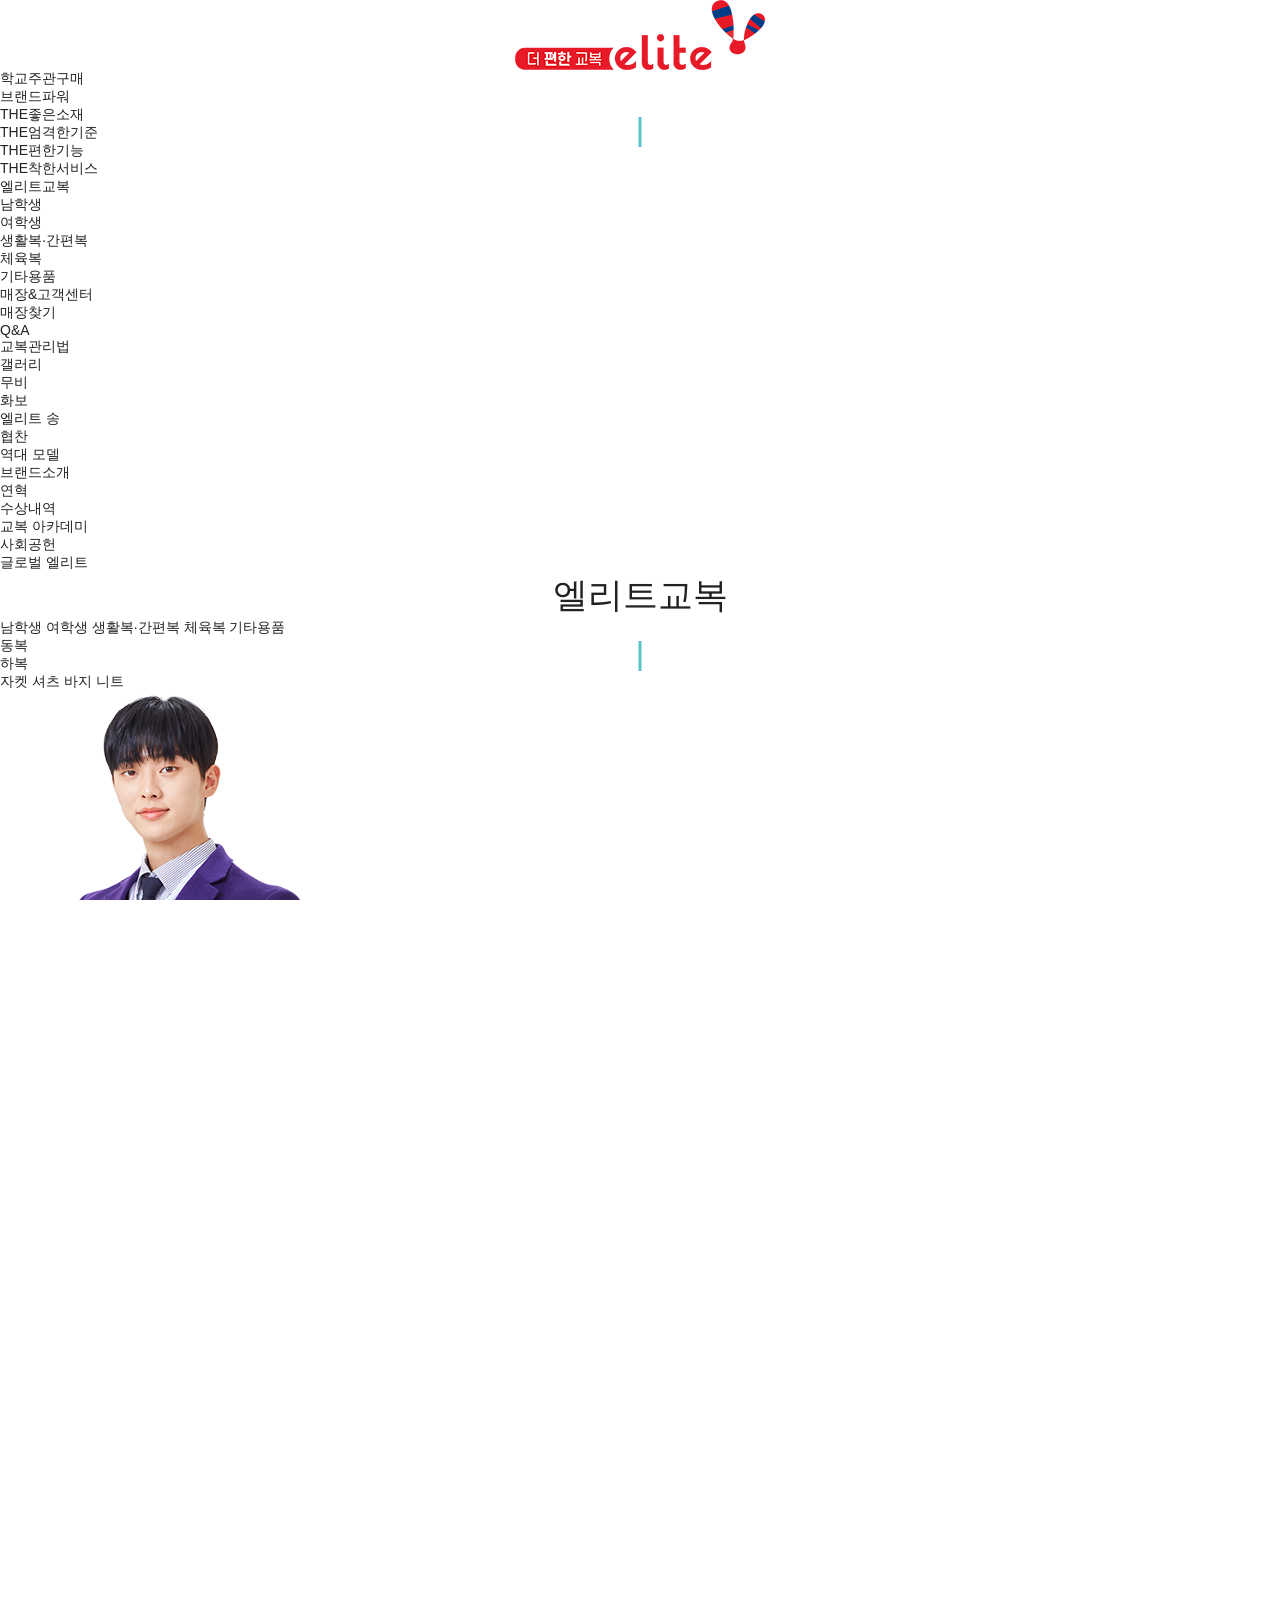
<file: boy_dong.html>
<!DOCTYPE html>
<html lang="ko">
<head>
    <meta charset="UTF-8">
    <meta name="viewport" content="width=device-width, initial-scale=1.0">
    <title>더 편한 교복! 엘리트학생복</title>
    <meta name="description" content="더 편한 교복! 엘리트학생복, 교복 스타일, 제품 강점, 매장소개, 이벤트">
    <meta property="og:title" content="더 편한 교복! 엘리트학생복">
    <meta property="og:description" content="더 편한 교복! 엘리트학생복, 교복 스타일, 제품 강점, 매장소개, 이벤트">

    <script src="js/lib/jquery-1.12.4.min.js"></script>
    <script src="js/lib/slick.min.js"></script>
    <script src="js/mynewelite.js"></script>

    <link rel="stylesheet" href="css/reset.css">
    <link rel="stylesheet" href="css/style.css">
</head>
<body>
    <header id="header" class="header">
        <div class="header-inner">
          <h1 class="logo"><a href="#"><img src="img/logo.png" alt="엘리트학생복"></a></h1>
    
          <nav class="nav clear">
            <ul class="gnb">
              <li>
                <a href="#" class="gnbBtn">학교주관구매</a>
                  <ul class="sub">
                    <li><a href="#">브랜드파워</a></li>
                    <li><a href="#">THE좋은소재</a></li>
                    <li><a href="#">THE엄격한기준</a></li>
                    <li><a href="#">THE편한기능</a></li>
                    <li><a href="#">THE착한서비스</a></li>
                  </ul>
              </li>
              <li>
                <a href="#" class="gnbBtn">엘리트교복</a>
                  <ul class="sub">
                    <li><a href="#">남학생</a></li>
                    <li><a href="#">여학생</a></li>
                    <li><a href="#">생활복·간편복</a></li>
                    <li><a href="#">체육복</a></li>
                    <li><a href="#">기타용품</a></li>
                  </ul>
              </li>
              <li>
                <a href="#" class="gnbBtn">매장&amp;고객센터</a>
                  <ul class="sub">
                    <li><a href="#">매장찾기</a></li>
                    <li><a href="#">Q&amp;A</a></li>
                    <li><a href="#">교복관리법</a></li>
                  </ul>
              </li>
              <li>
                <a href="#" class="gnbBtn">갤러리</a>
                  <ul class="sub">
                    <li><a href="#">무비</a></li>
                    <li><a href="#">화보</a></li>
                    <li><a href="#">엘리트 송</a></li>
                    <li><a href="#">협찬</a></li>
                    <li><a href="#">역대 모델</a></li>
                  </ul>
              </li>
              <li>
                <a href="#" class="gnbBtn">브랜드소개</a>
                  <ul class="sub">
                    <li><a href="#">연혁</a></li>
                    <li><a href="#">수상내역</a></li>
                    <li><a href="#">교복 아카데미</a></li>
                    <li><a href="#">사회공헌</a></li>
                    <li><a href="#">글로벌 엘리트</a></li>
                  </ul>
              </li>
            </ul>
    
            <div class="navsub_bg"></div>
          </nav>
        </div>
    </header>



    <main class="main">
        <div class="mainLocation">
            <h1>엘리트교복</h1>
            <a href="boy_dong.html" target="_self" class="mLBtn click">남학생</a>
            <a href="girl.html" target="_self" class="mLBtn">여학생</a>
            <a href="#" class="mLBtn">생활복·간편복</a>
            <a href="#" class="mLBtn">체육복</a>
            <a href="#" class="mLBtn">기타용품</a>
        </div>

        <section class="content">
            <div class="content-inner">

    
                <div class="MainfitBtn">
                  <ul>
                      <li><a href="boy_dong.html" target="_self" class="now">동복</a></li>
                      <li><a href="boy_ha.html" target="_self">하복</a></li>
                  </ul>
                </div>
    
                <div class="fitBtn-wrap">
                  <a href="#" class="fitBtn Nowon">자켓</a>
                  <a href="#" class="fitBtn">셔츠</a>
                  <a href="#" class="fitBtn">바지</a>
                  <a href="#" class="fitBtn">니트</a>
                </div>
                
                <div class="fit-content clear">
                    <div class="modelBox">
                      <img src="img/sub1_2_people.png" alt="남학생 동복" class="model">
                    </div>
                    <div class="modelDetail">
                      <ul class="modelTabBtn">
                        <li><a href="javascript:" class="tabBtn on">젠트라</a></li>
                        <li><a href="javascript:" class="tabBtn">리얼스판</a></li>
                        <li><a href="javascript:" class="tabBtn">방열자켓</a></li>
                        <li><a href="javascript:" class="tabBtn">정전기 방지 스판 안감</a></li>
                        <li><a href="javascript:" class="tabBtn">매직 소매</a></li>
                        <li><a href="javascript:" class="tabBtn">단추 키퍼</a></li>
                        <li><a href="javascript:" class="tabBtn">입술 포켓</a></li>
                        <li><a href="javascript:" class="tabBtn">이름표 라벨</a></li>
                      </ul>
    
                      <div class="detailVew">
                        <ul>
                            <li class="view">
                                <div class="fabricDocu">
                                    <h4>젠트라</h4>
                                    <span>형태 안정성과 염색성이 뛰어나 언제나 예쁜 교복</span>
                                </div>
                                <div class="fabricImg">
                                    <img src="img/zentra.png" alt="젠트라">
                                </div>
                                <small>* 일부 항목 제외</small>
                            </li>
                            <li>
                                <div class="fabricDocu">
                                    <h4>리얼스판</h4>
                                    <span>
                                        국내 최초! 교복 전 품복에 스판덱스 원사를 사용해<br>
                                        처음 입은 상태를 유지하는 복원력과 뛰어난 신축력으로<br>
                                        어떤 활동도 자유롭고 편안하게 해주는 교복 최적의 원단.
                                    </span>
                                </div>
                                <div class="fabricImg">
                                    <img src="img/realspan.png" alt="리얼스판">
                                </div>
                                <small>* 일부 항목 제외</small>
                            </li>
                            <li>
                                <div class="fabricDocu">
                                    <h4>방열자켓</h4>
                                    <span>
                                        체온을 따뜻하게 유지시켜주고 불필요한 습기 배출로<br>
                                        쾌적함도 완벽한 엘리트 특급 방열!
                                    </span>
                                </div>
                                <div class="fabricImg">
                                    <img src="img/방열자켓.png" alt="방열자켓">
                                </div>
                                <small>* 일부 항목 제외</small>
                            </li>
                            <li>
                                <div class="fabricDocu">
                                    <h4>정전기 방지 스판안감</h4>
                                    <span>
                                        전 제품에 스판소재 안감을 사용해 착용감이 우수하며 <br>
                                        정전기 분산 및 방지 효과에 탁월한 '도전사'가 함유되어<br>
                                        교복 원단의 기준을 높였다!
                                    </span>
                                </div>
                                <div class="fabricImg">
                                    <img src="img/정전기방지스판안감.png" alt="정전기 방지 스판안감">
                                </div>
                                <small>* 일부 항목 제외</small>
                            </li>
                            <li>
                                <div class="fabricDocu">
                                    <h4>매직소매</h4>
                                    <span>
                                        숨겨진 소매가 최대 5cm까지 늘어나는 엘리트만의 특허 기술 <br>
                                        집에서 손 쉽게 늘일 수 있는 매직 소매
                                    </span>
                                </div>
                                <div class="fabricImg">
                                    <img src="img/매직소매.png" alt="매직소매">
                                </div>
                                <small>* 일부 항목 제외</small>
                            </li>
                            <li>
                                <div class="fabricDocu">
                                    <h4>단추키퍼</h4>
                                    <span>
                                        아무도 모르게 풀려 없어진 단추는 이제 그만! <br>
                                        자켓 안쪽 안심 속 단추로 단단하게 잡아주어<br>
                                        앞 단추 풀림 걱정 없는 세심 포인트
                                    </span>
                                </div>
                                <div class="fabricImg">
                                    <img src="img/단추키퍼.png" alt="단추키퍼">
                                </div>
                                <small>* 일부 항목 제외</small>
                            </li>
                            <li>
                                <div class="fabricDocu">
                                    <h4>입술포켓</h4>
                                    <span>
                                        자켓 안쪽의 입술라인의 포켓으로 <br>
                                        중요한 물건이나 이름표를 잃어버릴 걱정은 NO!
                                    </span>
                                </div>
                                <div class="fabricImg">
                                    <img src="img/입술포켓.png" alt="입술포켓">
                                </div>
                                <small>* 일부 항목 제외</small>
                            </li>
                            <li>
                                <div class="fabricDocu">
                                    <h4>이름표라벨</h4>
                                    <span>
                                        제품 안쪽에 부착된 이름표 라벨로 <br>
                                        친구들 교복과 헷갈리지 않아 안심!
                                    </span>
                                </div>
                                <div class="fabricImg">
                                    <img src="img/이름표라벨.png" alt="이름표라벨">
                                </div>
                                <small>* 일부 항목 제외</small>
                            </li>
                        </ul>
                      </div>
                    </div>
                </div>
            </div>
        </section>
    </main>


</body>
</html>
</file>
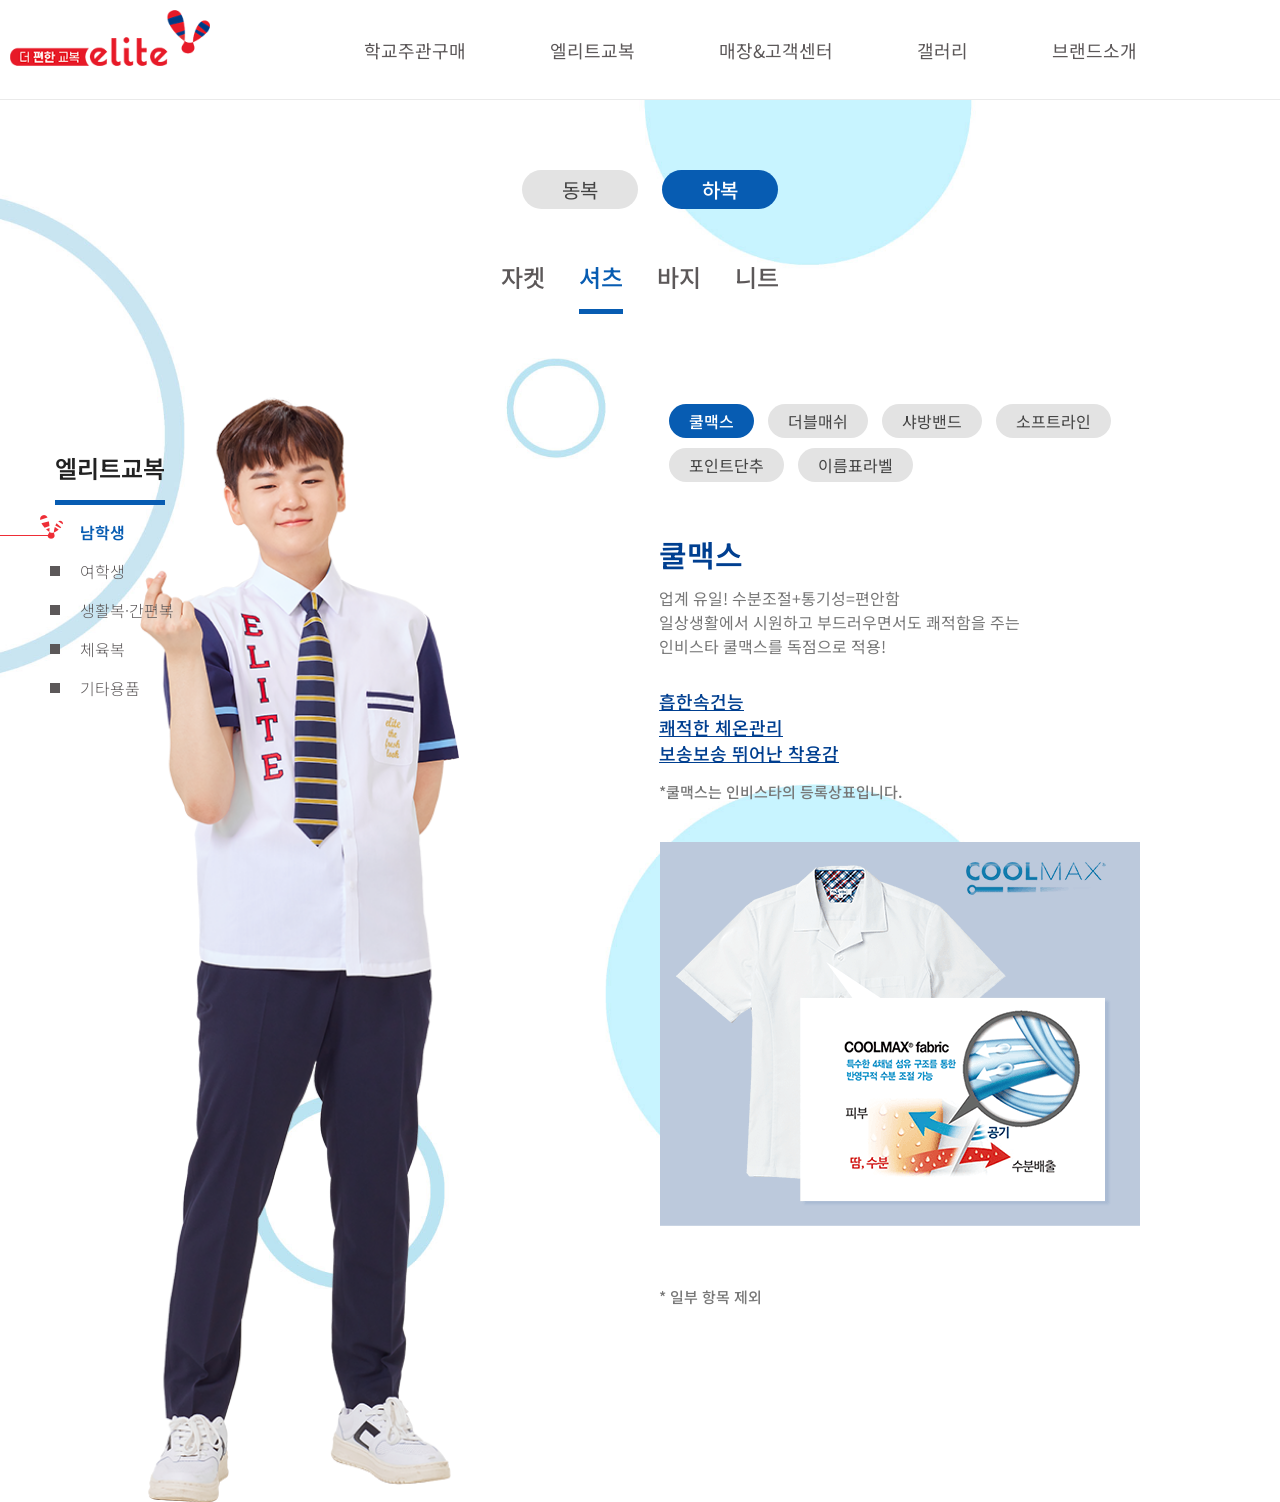
<file: boy_ha.html>
<!DOCTYPE html>
<html lang="ko">
<head>
    <meta charset="UTF-8">
    <meta name="viewport" content="width=device-width, initial-scale=1.0">
    <title>더 편한 교복! 엘리트학생복</title>
    <meta name="description" content="더 편한 교복! 엘리트학생복, 교복 스타일, 제품 강점, 매장소개, 이벤트">
    <meta property="og:title" content="더 편한 교복! 엘리트학생복">
    <meta property="og:description" content="더 편한 교복! 엘리트학생복, 교복 스타일, 제품 강점, 매장소개, 이벤트">

    <script src="js/lib/jquery-1.12.4.min.js"></script>
    <script src="js/lib/slick.min.js"></script>
    <script src="js/mynewelite.js"></script>

    <link rel="stylesheet" href="css/reset.css">
    <link rel="stylesheet" href="css/style_1.css">
</head>
<body>
    <header id="header" class="header">
        <div class="header-inner">
          <h1 class="logo"><a href="#"><img src="img/logo.png" alt="엘리트학생복"></a></h1>
    
          <nav class="nav clear">
            <ul class="gnb">
              <li>
                <a href="#" class="gnbBtn">학교주관구매</a>
                  <ul class="sub">
                    <li><a href="#">브랜드파워</a></li>
                    <li><a href="#">THE좋은소재</a></li>
                    <li><a href="#">THE엄격한기준</a></li>
                    <li><a href="#">THE편한기능</a></li>
                    <li><a href="#">THE착한서비스</a></li>
                  </ul>
              </li>
              <li>
                <a href="#" class="gnbBtn">엘리트교복</a>
                  <ul class="sub">
                    <li><a href="#">남학생</a></li>
                    <li><a href="#">여학생</a></li>
                    <li><a href="#">생활복·간편복</a></li>
                    <li><a href="#">체육복</a></li>
                    <li><a href="#">기타용품</a></li>
                  </ul>
              </li>
              <li>
                <a href="#" class="gnbBtn">매장&amp;고객센터</a>
                  <ul class="sub">
                    <li><a href="#">매장찾기</a></li>
                    <li><a href="#">Q&amp;A</a></li>
                    <li><a href="#">교복관리법</a></li>
                  </ul>
              </li>
              <li>
                <a href="#" class="gnbBtn">갤러리</a>
                  <ul class="sub">
                    <li><a href="#">무비</a></li>
                    <li><a href="#">화보</a></li>
                    <li><a href="#">엘리트 송</a></li>
                    <li><a href="#">협찬</a></li>
                    <li><a href="#">역대 모델</a></li>
                  </ul>
              </li>
              <li>
                <a href="#" class="gnbBtn">브랜드소개</a>
                  <ul class="sub">
                    <li><a href="#">연혁</a></li>
                    <li><a href="#">수상내역</a></li>
                    <li><a href="#">교복 아카데미</a></li>
                    <li><a href="#">사회공헌</a></li>
                    <li><a href="#">글로벌 엘리트</a></li>
                  </ul>
              </li>
            </ul>
    
            <div class="navsub_bg"></div>
          </nav>
        </div>
    </header>

    <main class="main">
      <div class="mainLocation">
          <h1>엘리트교복</h1>
          <a href="boy_dong.html" target="_self" class="mLBtn click">남학생</a>
          <a href="girl.html" target="_self" class="mLBtn">여학생</a>
          <a href="#" class="mLBtn">생활복·간편복</a>
          <a href="#" class="mLBtn">체육복</a>
          <a href="#" class="mLBtn">기타용품</a>
      </div>

      <section class="content">
          <div class="content-inner">

  
              <div class="MainfitBtn">
                <ul>
                    <li><a href="boy_dong.html" target="_self">동복</a></li>
                    <li><a href="boy_ha.html" target="_self" class="now">하복</a></li>
                </ul>
              </div>
  
              <div class="fitBtn-wrap">
                <a href="#" class="fitBtn">자켓</a>
                <a href="#" class="fitBtn Nowon">셔츠</a>
                <a href="#" class="fitBtn">바지</a>
                <a href="#" class="fitBtn">니트</a>
              </div>
              
              <div class="fit-content clear">
                  <div class="modelBox">
                    <img src="img/sub1_4_people.png" alt="남학생 하복" class="model">
                  </div>
                  <div class="modelDetail">
                    <ul class="modelTabBtn">
                      <li><a href="javascript:" class="tabBtn on">쿨맥스</a></li>
                      <li><a href="javascript:" class="tabBtn">더블매쉬</a></li>
                      <li><a href="javascript:" class="tabBtn">샤방밴드</a></li>
                      <li><a href="javascript:" class="tabBtn">소프트라인</a></li>
                      <li><a href="javascript:" class="tabBtn">포인트단추</a></li>
                      <li><a href="javascript:" class="tabBtn">이름표라벨</a></li>
                    </ul>
  
                    <div class="detailVew">
                      <ul>
                          <li class="view">
                              <div class="fabricDocu">
                                  <h4>쿨맥스</h4>
                                  <span>
                                    업계 유일! 수분조절+통기성=편안함<br>
                                    일상생활에서 시원하고 부드러우면서도 쾌적함을 주는 <br>
                                    인비스타 쿨맥스를 독점으로 적용!
                                  </span>
                                  <h6>
                                    흡한속건능<br>
                                    쾌적한 체온관리<br>
                                    보송보송 뛰어난 착용감
                                  </h6>
                                  <small>*쿨맥스는 인비스타의 등록상표입니다.</small>
                              </div>
                              <div class="fabricImg">
                                  <img src="img/쿨맥스.png" alt="쿨맥스">
                              </div>
                              <small>* 일부 항목 제외</small>
                          </li>
                          <li>
                              <div class="fabricDocu">
                                  <h4>더블매쉬</h4>
                                  <span>
                                      뛰어난 통기성의 등판 쿨패치와<br>
                                      2겹으로 업그레이드 된 겨드랑이 땀패드로<br>
                                      땀 흡수력을 높여 쾌적함 UP!
                                  </span>
                              </div>
                              <div class="fabricImg">
                                  <img src="img/더블매쉬.png" alt="더블매쉬">
                              </div>
                              <small>* 일부 항목 제외</small>
                          </li>
                          <li>
                              <div class="fabricDocu">
                                  <h4>샤방밴드</h4>
                                  <span>
                                      쉽게 때가 타는 목과 소매 부분에 감각적인<br>
                                      체크 패턴의 천을 덧대 얼룩은 물론 디테일까지 완전정복!
                                  </span>
                              </div>
                              <div class="fabricImg">
                                  <img src="img/샤방밴드.png" alt="샤방밴드">
                              </div>
                              <small>* 일부 항목 제외</small>
                          </li>
                          <li>
                              <div class="fabricDocu">
                                  <h4>소프트라인</h4>
                                  <span>
                                      안감 바느질 부분을 부드러운 해리테잎으로 처리! <br>
                                      피부 마찰은 줄이고, 울퉁불퉁 봉제선을 없애 실루엣까지 보정!
                                  </span>
                              </div>
                              <div class="fabricImg">
                                  <img src="img/소프트라인.png" alt="소프트라인">
                              </div>
                              <small>* 일부 항목 제외</small>
                          </li>
                          <li>
                              <div class="fabricDocu">
                                  <h4>포인트단추</h4>
                                  <span>
                                      센스가 돋보이는 포인트 컬러 단추로 스타일을 깔끔하게 마무리!
                                  </span>
                              </div>
                              <div class="fabricImg">
                                  <img src="img/포인트 단추.png" alt="포인트 단추">
                              </div>
                              <small>* 일부 항목 제외</small>
                          </li>
                          <li>
                              <div class="fabricDocu">
                                  <h4>이름표라벨</h4>
                                  <span>
                                      제품 안쪽에 부착된 이름표 라벨로 <br>
                                      친구들 교복과 헷갈리지 않아 안심!
                                  </span>
                              </div>
                              <div class="fabricImg">
                                  <img src="img/이름표라벨.png" alt="이름표라벨">
                              </div>
                              <small>* 일부 항목 제외</small>
                          </li>
                      </ul>
                    </div>
                  </div>
              </div>
          </div>
      </section>
  </main>
</body>
</html>
</file>
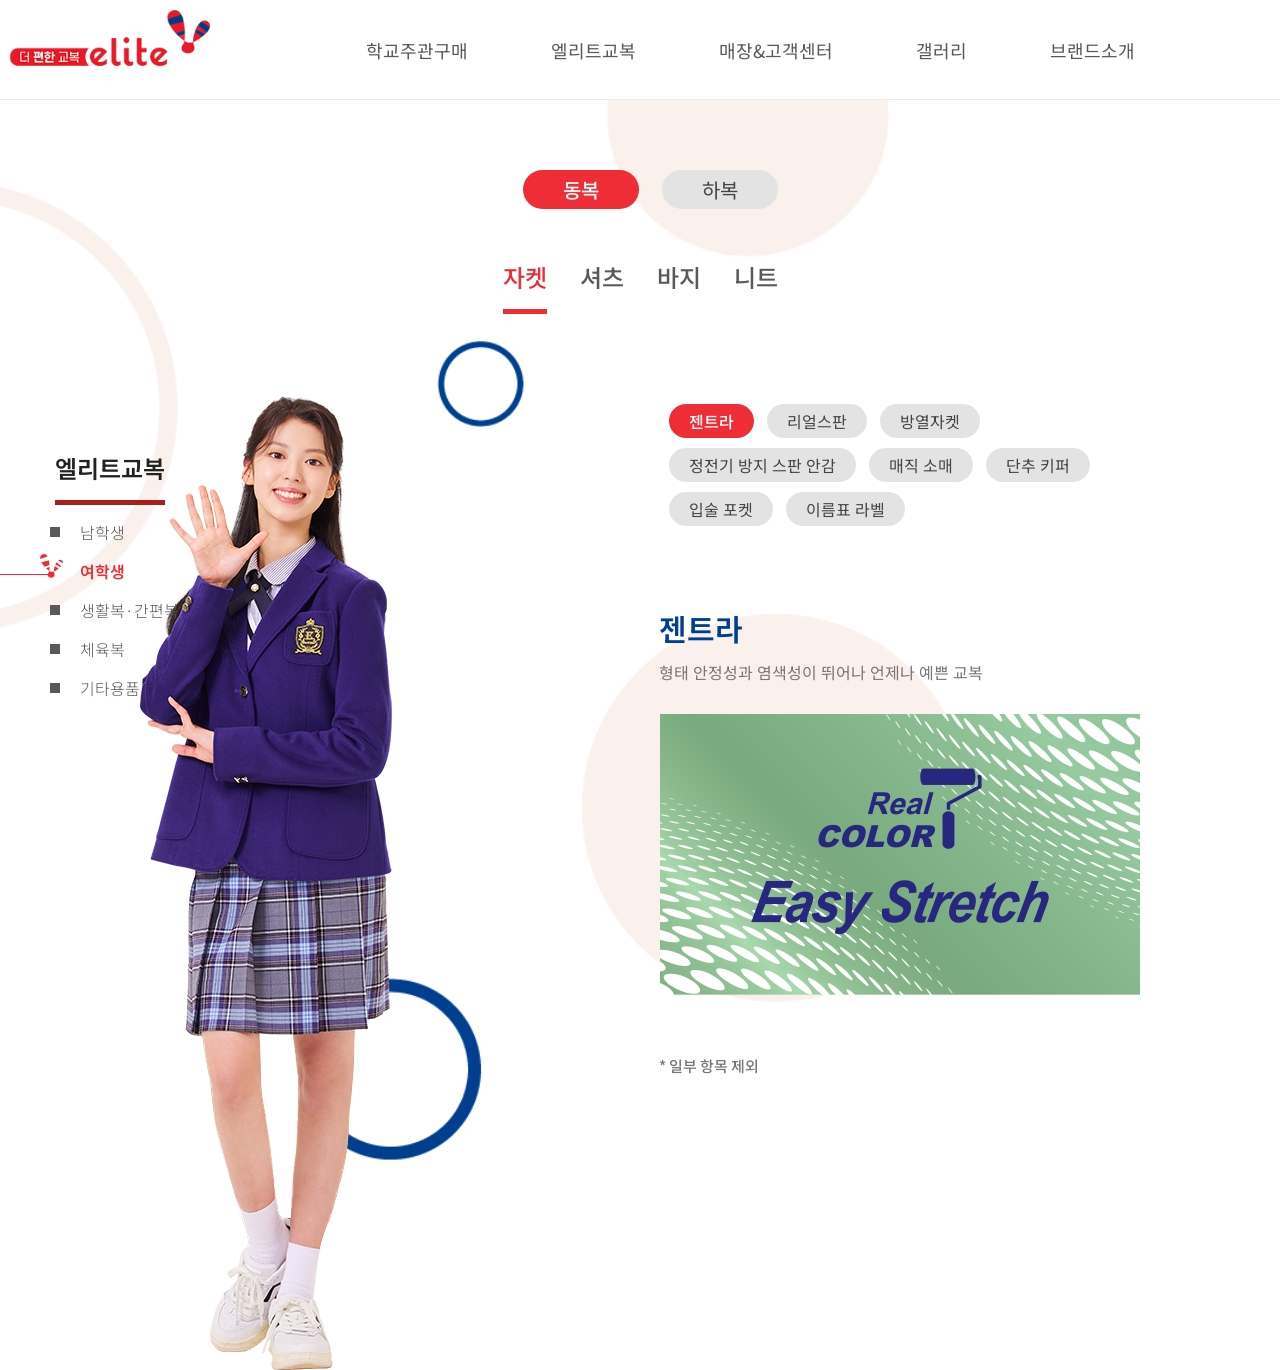
<file: girl.html>
<!DOCTYPE html>
<html lang="en">
<head>
    <meta charset="UTF-8">
    <meta name="viewport" content="width=device-width, initial-scale=1.0">
    <title>더 편한 교복! 엘리트학생복</title>
    <meta name="description" content="더 편한 교복! 엘리트학생복, 교복 스타일, 제품 강점, 매장소개, 이벤트">
    <meta property="og:title" content="더 편한 교복! 엘리트학생복">
    <meta property="og:description" content="더 편한 교복! 엘리트학생복, 교복 스타일, 제품 강점, 매장소개, 이벤트">

    <script src="js/lib/jquery-1.12.4.min.js"></script>
    <script src="js/lib/slick.min.js"></script>
    <script src="js/mynewelite.js"></script>

    <link rel="stylesheet" href="css/reset.css">
    <link rel="stylesheet" href="css/style_2.css">
</head>
<body>
    <header id="header" class="header">
        <div class="header-inner">
          <h1 class="logo"><a href="#"><img src="img/logo.png" alt="엘리트학생복"></a></h1>
    
          <nav class="nav clear">
            <ul class="gnb">
              <li>
                <a href="#" class="gnbBtn">학교주관구매</a>
                  <ul class="sub">
                    <li><a href="#">브랜드파워</a></li>
                    <li><a href="#">THE좋은소재</a></li>
                    <li><a href="#">THE엄격한기준</a></li>
                    <li><a href="#">THE편한기능</a></li>
                    <li><a href="#">THE착한서비스</a></li>
                  </ul>
              </li>
              <li>
                <a href="#" class="gnbBtn">엘리트교복</a>
                  <ul class="sub">
                    <li><a href="#">남학생</a></li>
                    <li><a href="#">여학생</a></li>
                    <li><a href="#">생활복·간편복</a></li>
                    <li><a href="#">체육복</a></li>
                    <li><a href="#">기타용품</a></li>
                  </ul>
              </li>
              <li>
                <a href="#" class="gnbBtn">매장&amp;고객센터</a>
                  <ul class="sub">
                    <li><a href="#">매장찾기</a></li>
                    <li><a href="#">Q&amp;A</a></li>
                    <li><a href="#">교복관리법</a></li>
                  </ul>
              </li>
              <li>
                <a href="#" class="gnbBtn">갤러리</a>
                  <ul class="sub">
                    <li><a href="#">무비</a></li>
                    <li><a href="#">화보</a></li>
                    <li><a href="#">엘리트 송</a></li>
                    <li><a href="#">협찬</a></li>
                    <li><a href="#">역대 모델</a></li>
                  </ul>
              </li>
              <li>
                <a href="#" class="gnbBtn">브랜드소개</a>
                  <ul class="sub">
                    <li><a href="#">연혁</a></li>
                    <li><a href="#">수상내역</a></li>
                    <li><a href="#">교복 아카데미</a></li>
                    <li><a href="#">사회공헌</a></li>
                    <li><a href="#">글로벌 엘리트</a></li>
                  </ul>
              </li>
            </ul>
    
            <div class="navsub_bg"></div>
          </nav>
        </div>
    </header>

    <main class="main">
        <div class="mainLocation">
            <h1>엘리트교복</h1>
            <a href="boy_dong.html" target="_self" class="mLBtn">남학생</a>
            <a href="girl.html" target="_self" class="mLBtn click">여학생</a>
            <a href="#" class="mLBtn">생활복·간편복</a>
            <a href="#" class="mLBtn">체육복</a>
            <a href="#" class="mLBtn">기타용품</a>
        </div>

        <section class="content">
            <div class="content-inner">

    
                <div class="MainfitBtn">
                  <ul>
                      <li><a href="girl.html" target="_self" class="now">동복</a></li>
                      <li><a href="girl_ha.html" target="_self">하복</a></li>
                  </ul>
                </div>
    
                <div class="fitBtn-wrap">
                  <a href="#" class="fitBtn Nowon">자켓</a>
                  <a href="#" class="fitBtn">셔츠</a>
                  <a href="#" class="fitBtn">바지</a>
                  <a href="#" class="fitBtn">니트</a>
                </div>
                
                <div class="fit-content clear">
                    <div class="modelBox">
                      <img src="img/sub1_5_people.png" alt="여학생 동복" class="model">
                    </div>
                    <div class="modelDetail">
                      <ul class="modelTabBtn">
                        <li><a href="javascript:" class="tabBtn on">젠트라</a></li>
                        <li><a href="javascript:" class="tabBtn">리얼스판</a></li>
                        <li><a href="javascript:" class="tabBtn">방열자켓</a></li>
                        <li><a href="javascript:" class="tabBtn">정전기 방지 스판 안감</a></li>
                        <li><a href="javascript:" class="tabBtn">매직 소매</a></li>
                        <li><a href="javascript:" class="tabBtn">단추 키퍼</a></li>
                        <li><a href="javascript:" class="tabBtn">입술 포켓</a></li>
                        <li><a href="javascript:" class="tabBtn">이름표 라벨</a></li>
                      </ul>
    
                      <div class="detailVew">
                        <ul>
                            <li class="view">
                                <div class="fabricDocu">
                                    <h4>젠트라</h4>
                                    <span>형태 안정성과 염색성이 뛰어나 언제나 예쁜 교복</span>
                                </div>
                                <div class="fabricImg">
                                    <img src="img/zentra.png" alt="젠트라">
                                </div>
                                <small>* 일부 항목 제외</small>
                            </li>
                            <li>
                                <div class="fabricDocu">
                                    <h4>리얼스판</h4>
                                    <span>
                                        국내 최초! 교복 전 품복에 스판덱스 원사를 사용해<br>
                                        처음 입은 상태를 유지하는 복원력과 뛰어난 신축력으로<br>
                                        어떤 활동도 자유롭고 편안하게 해주는 교복 최적의 원단.
                                    </span>
                                </div>
                                <div class="fabricImg">
                                    <img src="img/realspan.png" alt="리얼스판">
                                </div>
                                <small>* 일부 항목 제외</small>
                            </li>
                            <li>
                                <div class="fabricDocu">
                                    <h4>방열자켓</h4>
                                    <span>
                                        체온을 따뜻하게 유지시켜주고 불필요한 습기 배출로<br>
                                        쾌적함도 완벽한 엘리트 특급 방열!
                                    </span>
                                </div>
                                <div class="fabricImg">
                                    <img src="img/방열자켓.png" alt="방열자켓">
                                </div>
                                <small>* 일부 항목 제외</small>
                            </li>
                            <li>
                                <div class="fabricDocu">
                                    <h4>정전기 방지 스판안감</h4>
                                    <span>
                                        전 제품에 스판소재 안감을 사용해 착용감이 우수하며 <br>
                                        정전기 분산 및 방지 효과에 탁월한 '도전사'가 함유되어<br>
                                        교복 원단의 기준을 높였다!
                                    </span>
                                </div>
                                <div class="fabricImg">
                                    <img src="img/정전기방지스판안감.png" alt="정전기 방지 스판안감">
                                </div>
                                <small>* 일부 항목 제외</small>
                            </li>
                            <li>
                                <div class="fabricDocu">
                                    <h4>매직소매</h4>
                                    <span>
                                        숨겨진 소매가 최대 5cm까지 늘어나는 엘리트만의 특허 기술 <br>
                                        집에서 손 쉽게 늘일 수 있는 매직 소매
                                    </span>
                                </div>
                                <div class="fabricImg">
                                    <img src="img/매직소매.png" alt="매직소매">
                                </div>
                                <small>* 일부 항목 제외</small>
                            </li>
                            <li>
                                <div class="fabricDocu">
                                    <h4>단추키퍼</h4>
                                    <span>
                                        아무도 모르게 풀려 없어진 단추는 이제 그만! <br>
                                        자켓 안쪽 안심 속 단추로 단단하게 잡아주어<br>
                                        앞 단추 풀림 걱정 없는 세심 포인트
                                    </span>
                                </div>
                                <div class="fabricImg">
                                    <img src="img/단추키퍼.png" alt="단추키퍼">
                                </div>
                                <small>* 일부 항목 제외</small>
                            </li>
                            <li>
                                <div class="fabricDocu">
                                    <h4>입술포켓</h4>
                                    <span>
                                        자켓 안쪽의 입술라인의 포켓으로 <br>
                                        중요한 물건이나 이름표를 잃어버릴 걱정은 NO!
                                    </span>
                                </div>
                                <div class="fabricImg">
                                    <img src="img/입술포켓.png" alt="입술포켓">
                                </div>
                                <small>* 일부 항목 제외</small>
                            </li>
                            <li>
                                <div class="fabricDocu">
                                    <h4>이름표라벨</h4>
                                    <span>
                                        제품 안쪽에 부착된 이름표 라벨로 <br>
                                        친구들 교복과 헷갈리지 않아 안심!
                                    </span>
                                </div>
                                <div class="fabricImg">
                                    <img src="img/이름표라벨.png" alt="이름표라벨">
                                </div>
                                <small>* 일부 항목 제외</small>
                            </li>
                        </ul>
                      </div>
                    </div>
                </div>
            </div>
        </section>
    </main>

</body>
</html>
</file>
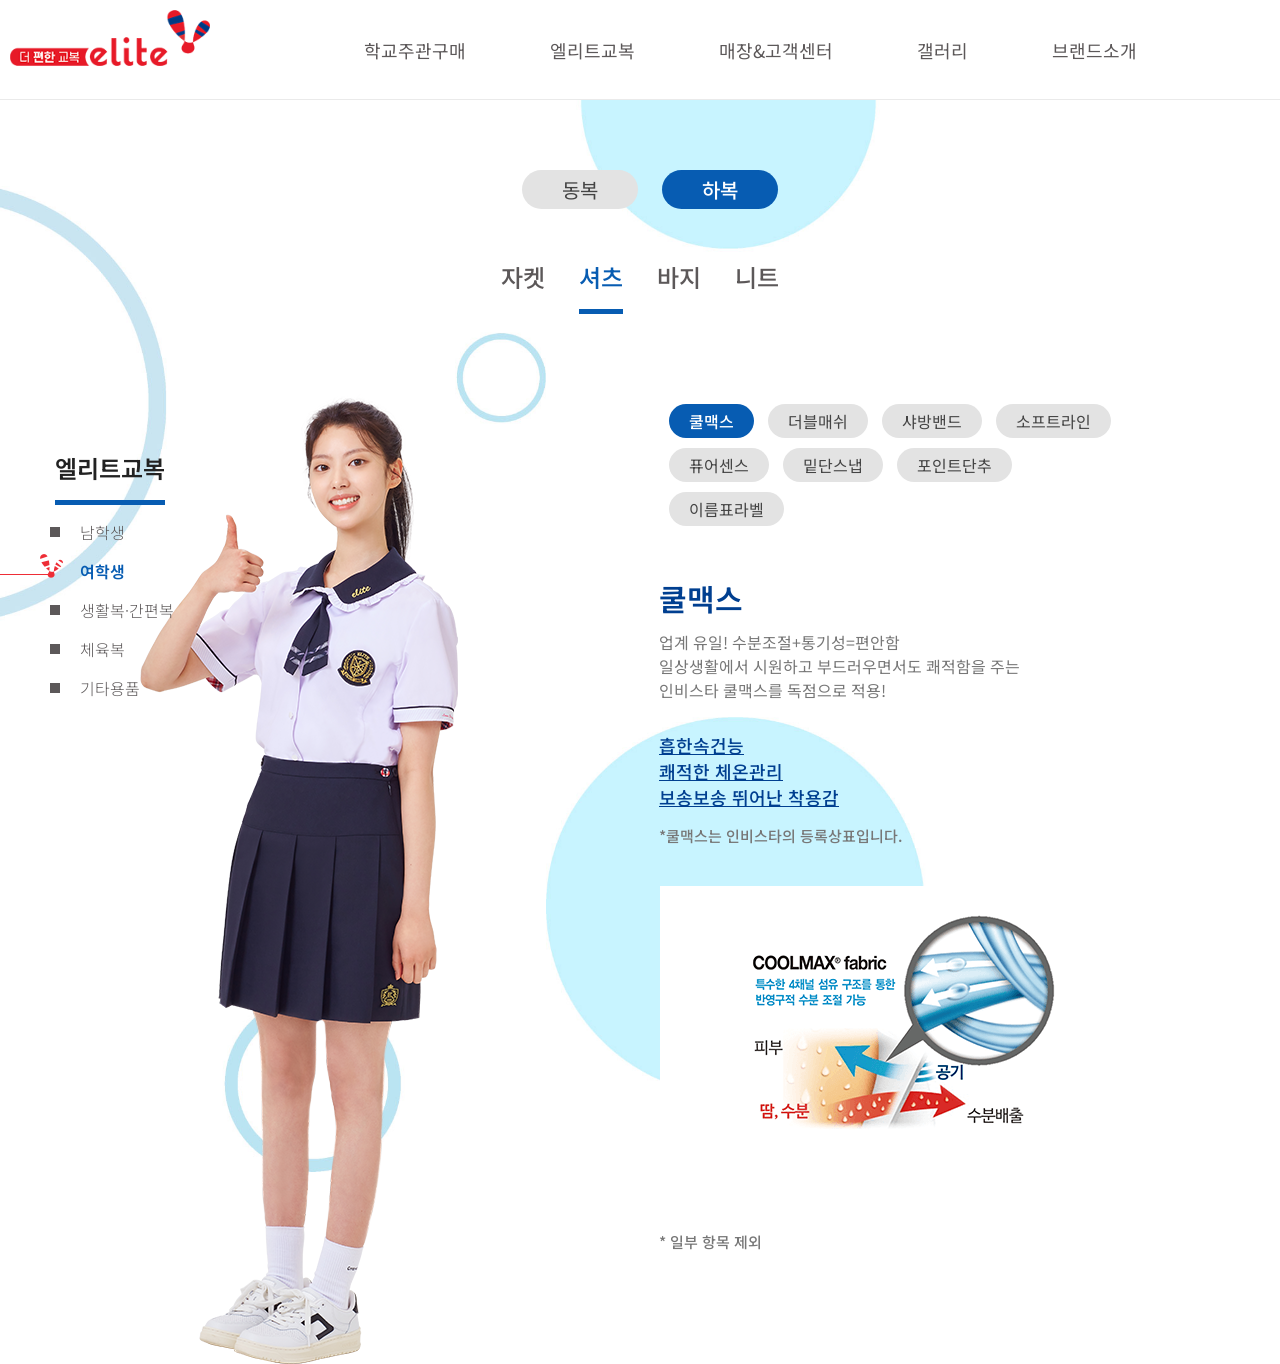
<file: girl_ha.html>
<!DOCTYPE html>
<html lang="ko">
<head>
    <meta charset="UTF-8">
    <meta name="viewport" content="width=device-width, initial-scale=1.0">
    <title>더 편한 교복! 엘리트학생복</title>
    <meta name="description" content="더 편한 교복! 엘리트학생복, 교복 스타일, 제품 강점, 매장소개, 이벤트">
    <meta property="og:title" content="더 편한 교복! 엘리트학생복">
    <meta property="og:description" content="더 편한 교복! 엘리트학생복, 교복 스타일, 제품 강점, 매장소개, 이벤트">

    <script src="js/lib/jquery-1.12.4.min.js"></script>
    <script src="js/lib/slick.min.js"></script>
    <script src="js/mynewelite.js"></script>

    <link rel="stylesheet" href="css/reset.css">
    <link rel="stylesheet" href="css/style_3.css">
</head>
<body>
    <header id="header" class="header">
        <div class="header-inner">
          <h1 class="logo"><a href="#"><img src="img/logo.png" alt="엘리트학생복"></a></h1>
    
          <nav class="nav clear">
            <ul class="gnb">
              <li>
                <a href="#" class="gnbBtn">학교주관구매</a>
                  <ul class="sub">
                    <li><a href="#">브랜드파워</a></li>
                    <li><a href="#">THE좋은소재</a></li>
                    <li><a href="#">THE엄격한기준</a></li>
                    <li><a href="#">THE편한기능</a></li>
                    <li><a href="#">THE착한서비스</a></li>
                  </ul>
              </li>
              <li>
                <a href="#" class="gnbBtn">엘리트교복</a>
                  <ul class="sub">
                    <li><a href="#">남학생</a></li>
                    <li><a href="#">여학생</a></li>
                    <li><a href="#">생활복·간편복</a></li>
                    <li><a href="#">체육복</a></li>
                    <li><a href="#">기타용품</a></li>
                  </ul>
              </li>
              <li>
                <a href="#" class="gnbBtn">매장&amp;고객센터</a>
                  <ul class="sub">
                    <li><a href="#">매장찾기</a></li>
                    <li><a href="#">Q&amp;A</a></li>
                    <li><a href="#">교복관리법</a></li>
                  </ul>
              </li>
              <li>
                <a href="#" class="gnbBtn">갤러리</a>
                  <ul class="sub">
                    <li><a href="#">무비</a></li>
                    <li><a href="#">화보</a></li>
                    <li><a href="#">엘리트 송</a></li>
                    <li><a href="#">협찬</a></li>
                    <li><a href="#">역대 모델</a></li>
                  </ul>
              </li>
              <li>
                <a href="#" class="gnbBtn">브랜드소개</a>
                  <ul class="sub">
                    <li><a href="#">연혁</a></li>
                    <li><a href="#">수상내역</a></li>
                    <li><a href="#">교복 아카데미</a></li>
                    <li><a href="#">사회공헌</a></li>
                    <li><a href="#">글로벌 엘리트</a></li>
                  </ul>
              </li>
            </ul>
    
            <div class="navsub_bg"></div>
          </nav>
        </div>
    </header>

    <main class="main">
      <div class="mainLocation">
          <h1>엘리트교복</h1>
          <a href="boy_dong.html" target="_self" class="mLBtn">남학생</a>
          <a href="girl.html" target="_self" class="mLBtn click">여학생</a>
          <a href="#" class="mLBtn">생활복·간편복</a>
          <a href="#" class="mLBtn">체육복</a>
          <a href="#" class="mLBtn">기타용품</a>
      </div>

      <section class="content">
          <div class="content-inner">

  
              <div class="MainfitBtn">
                <ul>
                    <li><a href="girl.html" target="_self">동복</a></li>
                    <li><a href="girl_ha.html" target="_self" class="now">하복</a></li>
                </ul>
              </div>
  
              <div class="fitBtn-wrap">
                <a href="#" class="fitBtn">자켓</a>
                <a href="#" class="fitBtn Nowon">셔츠</a>
                <a href="#" class="fitBtn">바지</a>
                <a href="#" class="fitBtn">니트</a>
              </div>
              
              <div class="fit-content clear">
                  <div class="modelBox">
                    <img src="img/sub1_6_people.png" alt="여학생 하복" class="model">
                  </div>
                  <div class="modelDetail">
                    <ul class="modelTabBtn">
                      <li><a href="javascript:" class="tabBtn on">쿨맥스</a></li>
                      <li><a href="javascript:" class="tabBtn">더블매쉬</a></li>
                      <li><a href="javascript:" class="tabBtn">샤방밴드</a></li>
                      <li><a href="javascript:" class="tabBtn">소프트라인</a></li>
                      <li><a href="javascript:" class="tabBtn">퓨어센스</a></li>
                      <li><a href="javascript:" class="tabBtn">밑단스냅</a></li>
                      <li><a href="javascript:" class="tabBtn">포인트단추</a></li>
                      <li><a href="javascript:" class="tabBtn">이름표라벨</a></li>
                    </ul>
  
                    <div class="detailVew">
                      <ul>
                          <li class="view">
                              <div class="fabricDocu">
                                  <h4>쿨맥스</h4>
                                  <span>
                                    업계 유일! 수분조절+통기성=편안함<br>
                                    일상생활에서 시원하고 부드러우면서도 쾌적함을 주는 <br>
                                    인비스타 쿨맥스를 독점으로 적용!
                                  </span>
                                  <h6>
                                    흡한속건능<br>
                                    쾌적한 체온관리<br>
                                    보송보송 뛰어난 착용감
                                  </h6>
                                  <small>*쿨맥스는 인비스타의 등록상표입니다.</small>
                              </div>
                              <div class="fabricImg">
                                  <img src="img/g_쿨맥스.png" alt="쿨맥스">
                              </div>
                              <small>* 일부 항목 제외</small>
                          </li>
                          <li>
                              <div class="fabricDocu">
                                  <h4>더블매쉬</h4>
                                  <span>
                                      뛰어난 통기성의 등판 쿨패치와<br>
                                      2겹으로 업그레이드 된 겨드랑이 땀패드로<br>
                                      땀 흡수력을 높여 쾌적함 UP!
                                  </span>
                              </div>
                              <div class="fabricImg">
                                  <img src="img/g_더블메쉬.png" alt="더블매쉬">
                              </div>
                              <small>* 일부 항목 제외</small>
                          </li>
                          <li>
                              <div class="fabricDocu">
                                  <h4>샤방밴드</h4>
                                  <span>
                                      쉽게 때가 타는 목과 소매 부분에 감각적인<br>
                                      체크 패턴의 천을 덧대 얼룩은 물론 디테일까지 완전정복!
                                  </span>
                              </div>
                              <div class="fabricImg">
                                  <img src="img/g_샤방밴드.png" alt="샤방밴드">
                              </div>
                              <small>* 일부 항목 제외</small>
                          </li>
                          <li>
                              <div class="fabricDocu">
                                  <h4>소프트라인</h4>
                                  <span>
                                      안감 바느질 부분을 부드러운 해리테잎으로 처리! <br>
                                      피부 마찰은 줄이고, 울퉁불퉁 봉제선을 없애 실루엣까지 보정!
                                  </span>
                              </div>
                              <div class="fabricImg">
                                  <img src="img/g_소프트라인.png" alt="소프트라인">
                              </div>
                              <small>* 일부 항목 제외</small>
                          </li>
                          <li>
                            <div class="fabricDocu">
                                <h4>퓨어센스</h4>
                                <span>
                                    블라우스 앞단의 벌어짐을 커버해주는 <br>
                                    퓨어센스로 더욱 당당하고 자신있게!
                                </span>
                            </div>
                            <div class="fabricImg">
                                <img src="img/g_퓨어센스.png" alt="퓨어센스">
                            </div>
                            <small>* 일부 항목 제외</small>
                        </li>
                        <li>
                            <div class="fabricDocu">
                                <h4>밑단스냅</h4>
                                <span>
                                    벌어지기 쉬운 블라우스 밑단과 단추 사이에 <br>
                                    최고급 똑딱 단추로 핏하게!
                                </span>
                            </div>
                            <div class="fabricImg">
                                <img src="img/g_밑단스냅.png" alt="밑단스냅">
                            </div>
                            <small>* 일부 항목 제외</small>
                        </li>
                          <li>
                              <div class="fabricDocu">
                                  <h4>포인트단추</h4>
                                  <span>
                                      센스가 돋보이는 포인트 컬러 단추로 스타일을 깔끔하게 마무리!
                                  </span>
                              </div>
                              <div class="fabricImg">
                                  <img src="img/포인트 단추.png" alt="포인트 단추">
                              </div>
                              <small>* 일부 항목 제외</small>
                          </li>
                          <li>
                              <div class="fabricDocu">
                                  <h4>이름표라벨</h4>
                                  <span>
                                      제품 안쪽에 부착된 이름표 라벨로 <br>
                                      친구들 교복과 헷갈리지 않아 안심!
                                  </span>
                              </div>
                              <div class="fabricImg">
                                  <img src="img/이름표라벨.png" alt="이름표라벨">
                              </div>
                              <small>* 일부 항목 제외</small>
                          </li>
                      </ul>
                    </div>
                  </div>
              </div>
          </div>
      </section>
  </main>
</body>
</html>
</file>
<file: css/style.css>
@font-face {
    font-family: 'ChosunKg';
    src: url('https://cdn.jsdelivr.net/gh/projectnoonnu/noonfonts_20-04@1.0/ChosunKg.woff') format('woff');
    font-weight: normal;
    font-style: normal;
}
html,body{font-family: 'ChosunKg';box-sizing: border-box;margin: 0;padding: 0;overflow-x: hidden;}
a{text-decoration: none;color: #222;}
ul,li{margin: 0;list-style: none;;padding: 0;}
.wrap{margin: auto;}
h1{font-size: 35px;text-align: center;position: relative;}
h1::after{content: "";position: absolute;bottom: -110%;left: 50%;transform: translateX(-50%);
background-color: #5bc1ca;width: 3px; height: 30px;}
.tab{margin: 50px;}
.tab .tab_btn{display: flex;justify-content: center;align-items: center;}
.tab .tab_btn li{width: 135px; height: 20px;text-align: center;padding: 13px 15px;background-color: #e8ebf0;color: #818485;}
.tab .tab_btn li:nth-child(1){border-radius:25px 0 0 25px;}
.tab .tab_btn li:nth-child(2){border-radius:0 25px  25px 0;}
.tab .tab_btn li.on{background-color: #5bc1ca;color: #fff;transition: all 0.2s ease;}
.tab .item_wrap{width: 1000px;margin:100px auto;}
.tab .item_wrap ul li{display: none;}
.tab .item_wrap ul li.on{display: block;}
.item-box{width: 1000px;}
.item-box .item_main{width: 400px;float:left;}
 /*item-main-box item-main-Swiper*/
.item-box .item_main .item-main-box{width: 400px;height: 600px;position: relative;}
.item-box .item_main .item-main-box .swiper-slide img{position:relative;width: 400px;height: 600px;object-position: center;}
.item-box .item_main .item-main-box .control-wrap{position:absolute;top:50%;left:0;z-index:20;width:100%;}
.item-box .item_main .item-main-box .control-wrap > div{position:absolute;top:50%;width:60px;height:60px;background-color:rgba(0,0,0,0.2);
background-repeat:no-repeat;background-position:center center;text-indent:-99999px;transform:translateY(-50%);
-webkit-transform:translateY(-50%);-moz-transform:translateY(-50%);-o-transform:translateY(-50%);
-ms-transform:translateY(-50%);cursor:pointer;transition: all 0.2s ease;}
.item-box .item_main .item-main-box .control-wrap .swiper-gallery-prev{left:0;background-image:url(https://user-images.githubusercontent.com/33821863/148932372-4b639bb5-17b1-4884-b18d-3445b530701b.png);}
.item-box .item_main .item-main-box .control-wrap .swiper-gallery-next{right:0;background-image:url(https://user-images.githubusercontent.com/33821863/148932378-7ff3135f-0dd9-4d6d-abd1-376acbf577d4.png);}
.item-box .item_main .item-main-box .control-wrap > div:hover{background-color:#000;}
/*item_thumbnail*/
.item-box .item_main .item_thumbnail,.item_thumbnail-2{width: 400px;}
.item-box .item_main .item_thumbnail .swiper-slide, .item_thumbnail-2 .swiper-slide{cursor: pointer;opacity: 0.3;overflow: hidden;
text-align: center;transition: all 0.2s ease;border: 1px solid #fff;box-sizing: border-box;}
.item-box .item_main .item_thumbnail .swiper-slide-thumb-active, .item_thumbnail-2 .swiper-slide-thumb-active{opacity: 1;box-sizing: border-box;}
.item-box .item_main .item_thumbnail img,.item_thumbnail-2 img{vertical-align: bottom;width: 100px;}
/*item_desc*/
.item-box .item_desc{display: none;position: relative;width: 1000px;border: 1px solid transparent; animation: show 1.5s;}
.item-box .item_desc.active{display: block;}
@keyframes show{
    0%{opacity: 0;}
    100%{opacity: 1;}
}
.item-box .item_desc .item_txt{position: absolute;top: 50px; right: 0;width: 550px;}
.item-box .item_desc .item_txt .item_name{font-size: 35px;display: block;}
.item-box .item_desc .item_txt .item_num{display: block; color: #818485;border-bottom: 2px solid #000;padding: 10px 0 20px 0;}
.item-box .item_desc .item_txt .item_list{font-size: 14px;padding: 25px 0;border-bottom: 1px solid #f0f0f0;}
.item-box .item_desc .item_txt .item_list:last-child{border-bottom: none;}
.item-box .item_desc .item_txt .item_list dt{color: #5bc1ca;display: block;margin-bottom: 10px;font-size: 18px;}
.item-box .item_desc .item_txt .item_list dd{color: #222;margin: 0;font-size: 16px;line-height: 18px;}
.item-box .item_desc .item_detail{margin-top: 900px;}
.item-box .item_desc .item_detail video{width: 50%;display:block;margin: auto;}
.item-box .item_desc .item_detail img{margin-top: 200px;}
</file>
<file: css/style_1.css>
@charset "UTF-8";
@import url("https://fonts.googleapis.com/css2?family=Noto+Sans+KR:wght@100;300;400;500;700;900&amp;display=swap");


/*header*/
.header {
  z-index: 3;
  position: fixed;
  left: 0;
  top: 0;
  width: 100%;
  height: 99px;
  border-bottom: 1px solid #eaeaea;
  background-color: #fff;
}
.header-inner {
  width: 100%;
  max-width: 1720px;
  margin: 0 auto;
  padding: 0 10px;
}
.logo {
  float: left;
  width: 200px;
  padding-top: 10px;
}
.logo>a>img {
  width: 100%;
}

/*nav*/
.nav {
  text-align: center;
}
.gnb>li {
  position: relative;
  display: inline-block;
  padding: 37px 40px;
}

.gnb>li>a {
  position: relative;
  display: block;
  font-size: 18px;
  font-weight: 400;
  color: #5c5859;
  transition: 0.4s;
}
.gnb>li.addGnb {
  background-color: #fbf1ec;
}
.gnb>li.addGnb>a {
  
  color:#ee2d36;
}
.navsub_bg {
  display: none;
  z-index: 1;
  position: absolute;
  top: 99px;
  left: 0;
  width: 100%;
  height: 264px;
  background-color: #fbf1ec;
}
.sub {
  display: none;
  z-index: 2;
  position: absolute;
  top: 100px;
  left: 0;
  width: 100%;
  padding-top: 10px;
  margin-top: 10px;
}
.sub>li {
  padding-bottom: 10px;
}
.sub>li>a {
  display: block;
  font-size: 16px;
  font-weight: 400;
  color: #5c5859;
  transition: 0.4s;
}
.sub>li>a:hover {
  color: #ee2d36;
  text-decoration: underline;
}



/*main*/
.main {
  z-index: 2;
  position: relative;
  width: 100%;
  margin-top: 100px;
}
.content {
  background: url('../img/bg_2.jpg') no-repeat left center;
  background-size: cover;
}
.content-inner {
  width: 100%;
  max-width: 1280px;
  margin: 0 auto;
  padding-top: 50px;
}

/*mainLocation*/
.mainLocation {
  position: fixed;
  top: 50%;
  left: 180px;
  transform: translate(-50%,0);
  margin-left: 50px;
  width: 350px;
}
.mainLocation>h1 {
  display: inline-block;
  font-size: 24px;
  font-weight: 600;
  padding-bottom: 15px;
  border-bottom: 5px solid #075cb2;
}
.mainLocation>a {
  position: relative;
  display: block;
  font-size: 16px;
  padding: 15px 0 0 25px;
  color: #5c5859;
  transition: 0.4s;
}
.mainLocation>a.click {
  color: #075cb2;
  font-weight: 600;
}
.mainLocation>a::after {
  content: '';
  position: absolute;
  top: 22px;
  left:-5px;
  width: 10px;
  height: 10px;
  background-color: #5c5859;
}
.mainLocation>a.click::after {
  background: url('../img/menuOn.png') no-repeat 0 0;
  height: 24px;
  width: 90px;
  left: -80px;
  top: 10px;
}

/*MainfitBtn*/
.MainfitBtn {
  text-align: center;
}
.MainfitBtn>ul>li {
  display: inline-block;
  margin: 20px 0 0 20px;
}
.MainfitBtn>ul>li>a {
  background-color: #e3e3e3;
  padding: 5px 40px;
  font-size: 20px;
  border-radius: 50px;
  color: #444444;
  font-weight: 400;
  transition: 0.4s;
}
.MainfitBtn>ul>li>a.now {
  background-color: #075cb2;
  color: #fff;
  font-weight: 500;
}


/*fitBtn-wrap*/
.fitBtn-wrap {
  padding: 50px 0;
  text-align: center;
}
.fitBtn-wrap>a {
  display: inline-block;
  font-size: 24px;
  font-weight: 500;
  color: #5c5859;
  margin: 0 15px;
  padding-bottom: 15px;
}
.fitBtn-wrap>a.Nowon {
  border-bottom: 5px solid #075cb2;
  color: #075cb2;
}


/*fit-content*/
.fit-content {
  width: 100%;
  max-width: 1000px;
  margin: 30px auto;
}
.modelBox {
  width: 319px;
  float: left;
}
.modelBox>img {
    width: 100%;
}
.modelDetail {
  float: right;
  width: 481px;
  text-align: left;
}
.modelTabBtn>li {
  display: inline-block;
  margin: 10px 0 0 10px;
}
.modelTabBtn>li>a {
  background-color: #e3e3e3;
  padding: 5px 20px;
  font-size: 16px;
  border-radius: 50px;
  color: #444444;
  font-weight: 400;
  transition: 0.4s;
}
.modelTabBtn>li>a.on {
  background-color: #075cb2;
  color: #fff;
  font-weight: 500;
}
.detailVew {
  margin-top: 50px;
}
.detailVew>ul>li {
  display: none;
}
.detailVew>ul>li.view {
  display: block;
}
.detailVew>ul>li .fabricDocu>h4 {
  font-size: 30px;
  font-weight: 600;
  color: #003f90;
}
.detailVew>ul>li .fabricDocu>span {
  display: block;
  font-size: 16px;
  font-weight: 400;
  color: #777;
  padding: 10px 0 30px 0;
}
.detailVew>ul>li .fabricDocu>h6 {
    font-size: 18px;
    font-weight: 500;
    color: #003f90;
    text-decoration: underline;
}
.detailVew>ul>li .fabricDocu>small {
    display: block;
    padding:15px 0 40px 0;
    font-size: 15px;
    font-weight: 500;
    color: #777;
}
.detailVew>ul>li>small {
  display: block;
  padding-top:60px;
  font-size: 15px;
  font-weight: 500;
  color: #777;
}
.detailVew>ul>li .fabricImg {
  border-radius: 100%;
 }
</file>
<file: css/style_2.css>
@charset "UTF-8";
@import url("https://fonts.googleapis.com/css2?family=Noto+Sans+KR:wght@100;300;400;500;700;900&amp;display=swap");


/*header*/
.header {
    z-index: 3;
    position: fixed;
    left: 0;
    top: 0;
    width: 100%;
    height: 99px;
    border-bottom: 1px solid #eaeaea;
    background-color: #fff;
  }
  .header-inner {
    width: 100%;
    max-width: 1720px;
    margin: 0 auto;
    padding: 0 10px;
  }
  .logo {
    float: left;
    width: 200px;
    padding-top: 10px;
  }
  .logo>a>img {
    width: 100%;
  }
  
  /*nav*/
  .nav {
    text-align: center;
  }
  .gnb>li {
    position: relative;
    display: inline-block;
    padding: 37px 40px;
  }
  
  .gnb>li>a {
    position: relative;
    display: block;
    font-size: 18px;
    font-weight: 400;
    color: #5c5859;
    transition: 0.4s;
  }
  .gnb>li.addGnb {
    background-color: #fbf1ec;
  }
  .gnb>li.addGnb>a {
    
    color:#ee2d36;
  }
  .navsub_bg {
    display: none;
    z-index: 1;
    position: absolute;
    top: 99px;
    left: 0;
    width: 100%;
    height: 264px;
    background-color: #fbf1ec;
  }
  .sub {
    display: none;
    z-index: 2;
    position: absolute;
    top: 100px;
    left: 0;
    width: 100%;
    padding-top: 10px;
    margin-top: 10px;
  }
  .sub>li {
    padding-bottom: 10px;
  }
  .sub>li>a {
    display: block;
    font-size: 16px;
    font-weight: 400;
    color: #5c5859;
    transition: 0.4s;
  }
  .sub>li>a:hover {
    color: #ee2d36;
    text-decoration: underline;
  }

  
/*main*/
.main {
    z-index: 2;
    position: relative;
    width: 100%;
    margin-top: 100px;
  }
  .content {
    background: url('../img/bg.png') no-repeat left center;
    background-size: cover;
  }
  .content-inner {
    width: 100%;
    max-width: 1280px;
    margin: 0 auto;
    padding-top: 50px;
  }
  
  /*mainLocation*/
  .mainLocation {
    position: fixed;
    top: 50%;
    left: 180px;
    transform: translate(-50%,0);
    margin-left: 50px;
    width: 350px;
  }
  .mainLocation>h1 {
    display: inline-block;
    font-size: 24px;
    font-weight: 600;
    padding-bottom: 15px;
    border-bottom: 5px solid #aa1e1d;
  }
  .mainLocation>a {
    position: relative;
    display: block;
    font-size: 16px;
    padding: 15px 0 0 25px;
    color: #5c5859;
    transition: 0.4s;
  }
  .mainLocation>a.click {
    color: #ee2d36;
    font-weight: 600;
  }
  .mainLocation>a::after {
    content: '';
    position: absolute;
    top: 22px;
    left:-5px;
    width: 10px;
    height: 10px;
    background-color: #5c5859;
  }
  .mainLocation>a.click::after {
    background: url('../img/menuOn.png') no-repeat 0 0;
    height: 24px;
    width: 90px;
    left: -80px;
    top: 10px;
  }
  
  /*MainfitBtn*/
  .MainfitBtn {
    text-align: center;
  }
  .MainfitBtn>ul>li {
    display: inline-block;
    margin: 20px 0 0 20px;
  }
  .MainfitBtn>ul>li>a {
    background-color: #e3e3e3;
    padding: 5px 40px;
    font-size: 20px;
    border-radius: 50px;
    color: #444444;
    font-weight: 400;
    transition: 0.4s;
  }
  .MainfitBtn>ul>li>a.now {
    background-color: #ee2d36;
    color: #fff;
    font-weight: 500;
  }
  
  
  /*fitBtn-wrap*/
  .fitBtn-wrap {
    padding: 50px 0;
    text-align: center;
  }
  .fitBtn-wrap>a {
    display: inline-block;
    font-size: 24px;
    font-weight: 500;
    color: #5c5859;
    margin: 0 15px;
    padding-bottom: 15px;
  }
  .fitBtn-wrap>a.Nowon {
    border-bottom: 5px solid #ee2d36;
    color: #ee2d36;
  }
  
  
  /*fit-content*/
  .fit-content {
    width: 100%;
    max-width: 1000px;
    margin: 30px auto;
  }
  .modelBox {
    width: 252px;
    float: left;
  }
  .modelBox>img {
      width: 100%;
  }
  .modelDetail {
    float: right;
    width: 481px;
    text-align: left;
  }
  .modelTabBtn>li {
    display: inline-block;
    margin: 10px 0 0 10px;
  }
  .modelTabBtn>li>a {
    background-color: #e3e3e3;
    padding: 5px 20px;
    font-size: 16px;
    border-radius: 50px;
    color: #444444;
    font-weight: 400;
    transition: 0.4s;
  }
  .modelTabBtn>li>a.on {
    background-color: #ee2d36;
    color: #fff;
    font-weight: 500;
  }
  .detailVew {
    margin-top: 80px;
  }
  .detailVew>ul>li {
    display: none;
  }
  .detailVew>ul>li.view {
    display: block;
  }
  .detailVew>ul>li .fabricDocu>h4 {
    font-size: 30px;
    font-weight: 600;
    color: #003f90;
  }
  .detailVew>ul>li .fabricDocu>span {
    display: block;
    font-size: 16px;
    font-weight: 400;
    color: #777;
    padding: 10px 0 30px 0;
  }
  .detailVew>ul>li>small {
    display: block;
    padding-top:60px;
    font-size: 15px;
    font-weight: 500;
    color: #777;
  }
  .detailVew>ul>li .fabricImg {
    border-radius: 100%;
   }
</file>
<file: css/style_3.css>
@charset "UTF-8";
@import url("https://fonts.googleapis.com/css2?family=Noto+Sans+KR:wght@100;300;400;500;700;900&amp;display=swap");


/*header*/
.header {
  z-index: 3;
  position: fixed;
  left: 0;
  top: 0;
  width: 100%;
  height: 99px;
  border-bottom: 1px solid #eaeaea;
  background-color: #fff;
}
.header-inner {
  width: 100%;
  max-width: 1720px;
  margin: 0 auto;
  padding: 0 10px;
}
.logo {
  float: left;
  width: 200px;
  padding-top: 10px;
}
.logo>a>img {
  width: 100%;
}

/*nav*/
.nav {
  text-align: center;
}
.gnb>li {
  position: relative;
  display: inline-block;
  padding: 37px 40px;
}

.gnb>li>a {
  position: relative;
  display: block;
  font-size: 18px;
  font-weight: 400;
  color: #5c5859;
  transition: 0.4s;
}
.gnb>li.addGnb {
  background-color: #fbf1ec;
}
.gnb>li.addGnb>a {
  
  color:#ee2d36;
}
.navsub_bg {
  display: none;
  z-index: 1;
  position: absolute;
  top: 99px;
  left: 0;
  width: 100%;
  height: 264px;
  background-color: #fbf1ec;
}
.sub {
  display: none;
  z-index: 2;
  position: absolute;
  top: 100px;
  left: 0;
  width: 100%;
  padding-top: 10px;
  margin-top: 10px;
}
.sub>li {
  padding-bottom: 10px;
}
.sub>li>a {
  display: block;
  font-size: 16px;
  font-weight: 400;
  color: #5c5859;
  transition: 0.4s;
}
.sub>li>a:hover {
  color: #ee2d36;
  text-decoration: underline;
}



/*main*/
.main {
  z-index: 2;
  position: relative;
  width: 100%;
  margin-top: 100px;
}
.content {
  background: url('../img/bg_2.jpg') no-repeat left center;
  background-size: cover;
}
.content-inner {
  width: 100%;
  max-width: 1280px;
  margin: 0 auto;
  padding-top: 50px;
}

/*mainLocation*/
.mainLocation {
  position: fixed;
  top: 50%;
  left: 180px;
  transform: translate(-50%,0);
  margin-left: 50px;
  width: 350px;
}
.mainLocation>h1 {
  display: inline-block;
  font-size: 24px;
  font-weight: 600;
  padding-bottom: 15px;
  border-bottom: 5px solid #075cb2;
}
.mainLocation>a {
  position: relative;
  display: block;
  font-size: 16px;
  padding: 15px 0 0 25px;
  color: #5c5859;
  transition: 0.4s;
}
.mainLocation>a.click {
  color: #075cb2;
  font-weight: 600;
}
.mainLocation>a::after {
  content: '';
  position: absolute;
  top: 22px;
  left:-5px;
  width: 10px;
  height: 10px;
  background-color: #5c5859;
}
.mainLocation>a.click::after {
  background: url('../img/menuOn.png') no-repeat 0 0;
  height: 24px;
  width: 90px;
  left: -80px;
  top: 10px;
}

/*MainfitBtn*/
.MainfitBtn {
  text-align: center;
}
.MainfitBtn>ul>li {
  display: inline-block;
  margin: 20px 0 0 20px;
}
.MainfitBtn>ul>li>a {
  background-color: #e3e3e3;
  padding: 5px 40px;
  font-size: 20px;
  border-radius: 50px;
  color: #444444;
  font-weight: 400;
  transition: 0.4s;
}
.MainfitBtn>ul>li>a.now {
  background-color: #075cb2;
  color: #fff;
  font-weight: 500;
}


/*fitBtn-wrap*/
.fitBtn-wrap {
  padding: 50px 0;
  text-align: center;
}
.fitBtn-wrap>a {
  display: inline-block;
  font-size: 24px;
  font-weight: 500;
  color: #5c5859;
  margin: 0 15px;
  padding-bottom: 15px;
}
.fitBtn-wrap>a.Nowon {
  border-bottom: 5px solid #075cb2;
  color: #075cb2;
}


/*fit-content*/
.fit-content {
  width: 100%;
  max-width: 1000px;
  margin: 30px auto;
}
.modelBox {
  width: 318px;
  float: left;
}
.modelBox>img {
    width: 100%;
}
.modelDetail {
  float: right;
  width: 481px;
  text-align: left;
}
.modelTabBtn>li {
  display: inline-block;
  margin: 10px 0 0 10px;
}
.modelTabBtn>li>a {
  background-color: #e3e3e3;
  padding: 5px 20px;
  font-size: 16px;
  border-radius: 50px;
  color: #444444;
  font-weight: 400;
  transition: 0.4s;
}
.modelTabBtn>li>a.on {
  background-color: #075cb2;
  color: #fff;
  font-weight: 500;
}
.detailVew {
  margin-top: 50px;
}
.detailVew>ul>li {
  display: none;
}
.detailVew>ul>li.view {
  display: block;
}
.detailVew>ul>li .fabricDocu>h4 {
  font-size: 30px;
  font-weight: 600;
  color: #003f90;
}
.detailVew>ul>li .fabricDocu>span {
  display: block;
  font-size: 16px;
  font-weight: 400;
  color: #777;
  padding: 10px 0 30px 0;
}
.detailVew>ul>li .fabricDocu>h6 {
    font-size: 18px;
    font-weight: 500;
    color: #003f90;
    text-decoration: underline;
}
.detailVew>ul>li .fabricDocu>small {
    display: block;
    padding:15px 0 40px 0;
    font-size: 15px;
    font-weight: 500;
    color: #777;
}
.detailVew>ul>li>small {
  display: block;
  padding-top:60px;
  font-size: 15px;
  font-weight: 500;
  color: #777;
}
.detailVew>ul>li .fabricImg {
  border-radius: 100%;
 }
</file>
